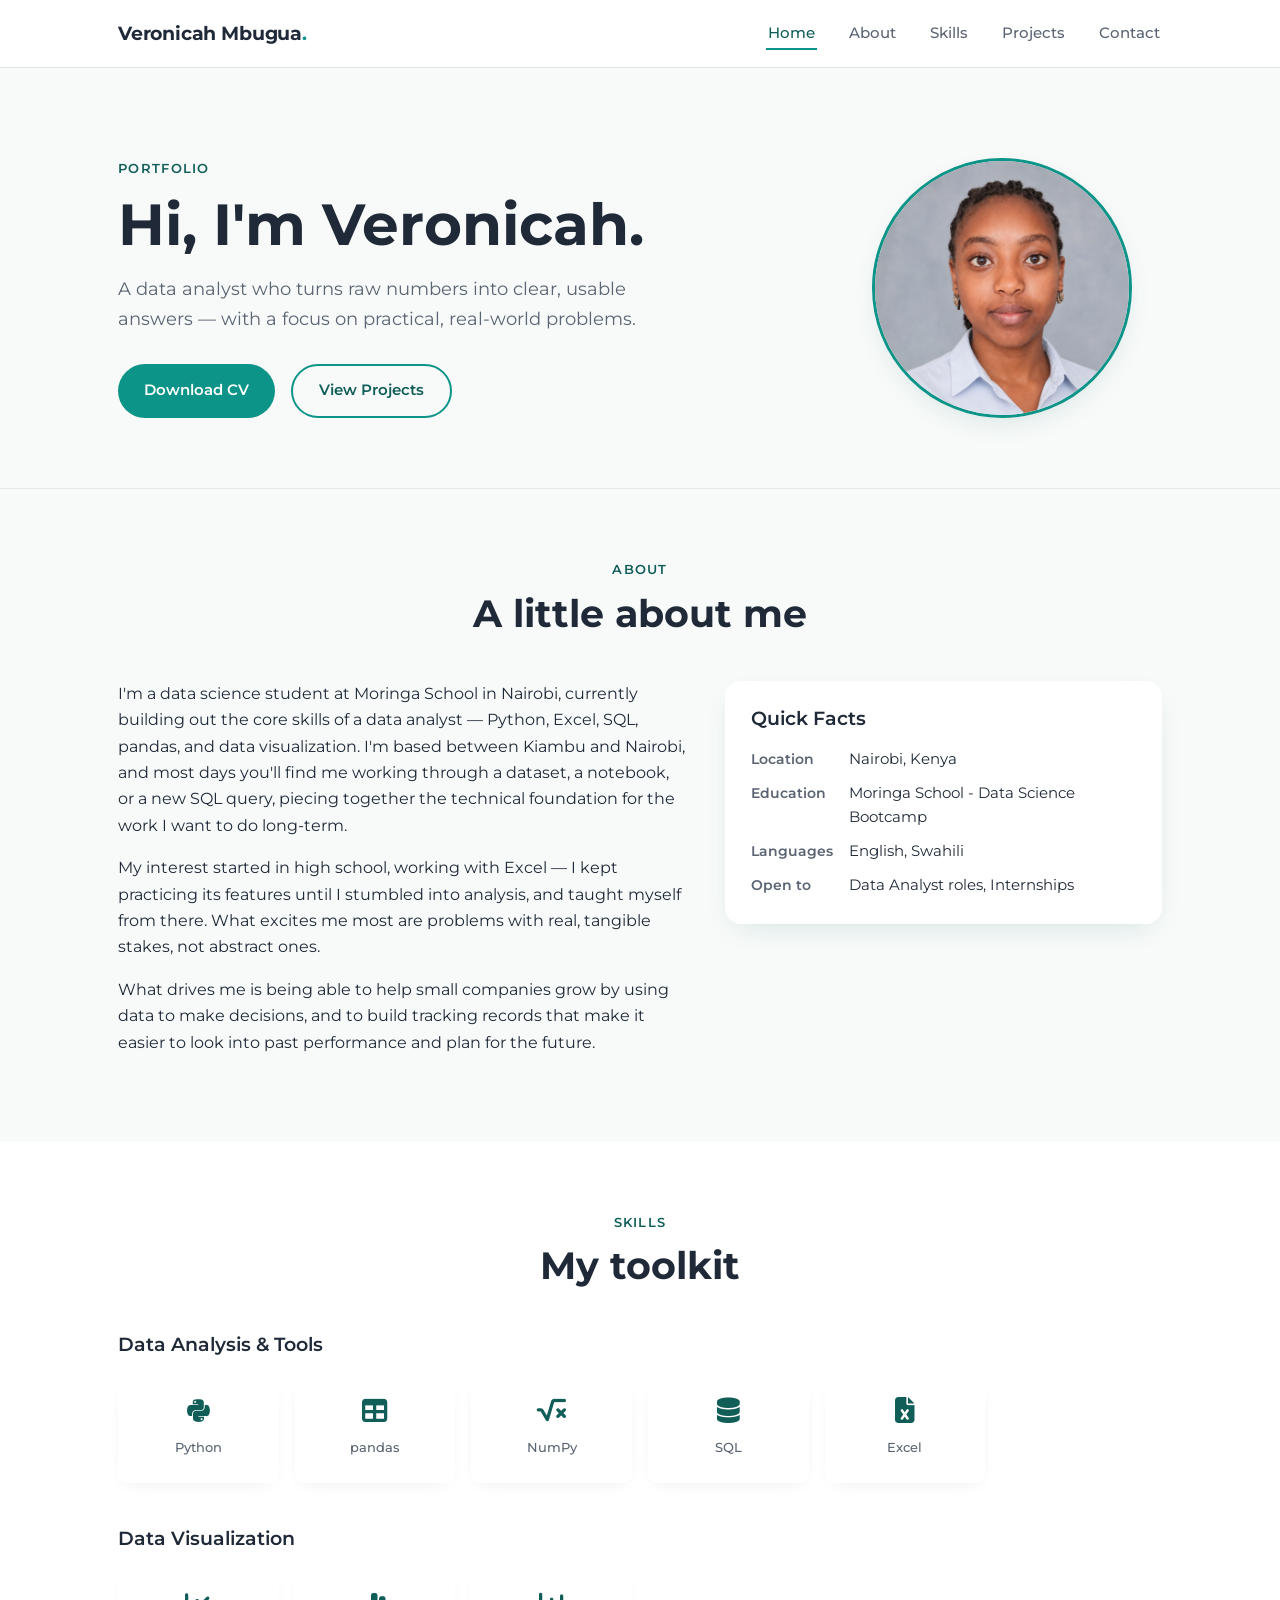
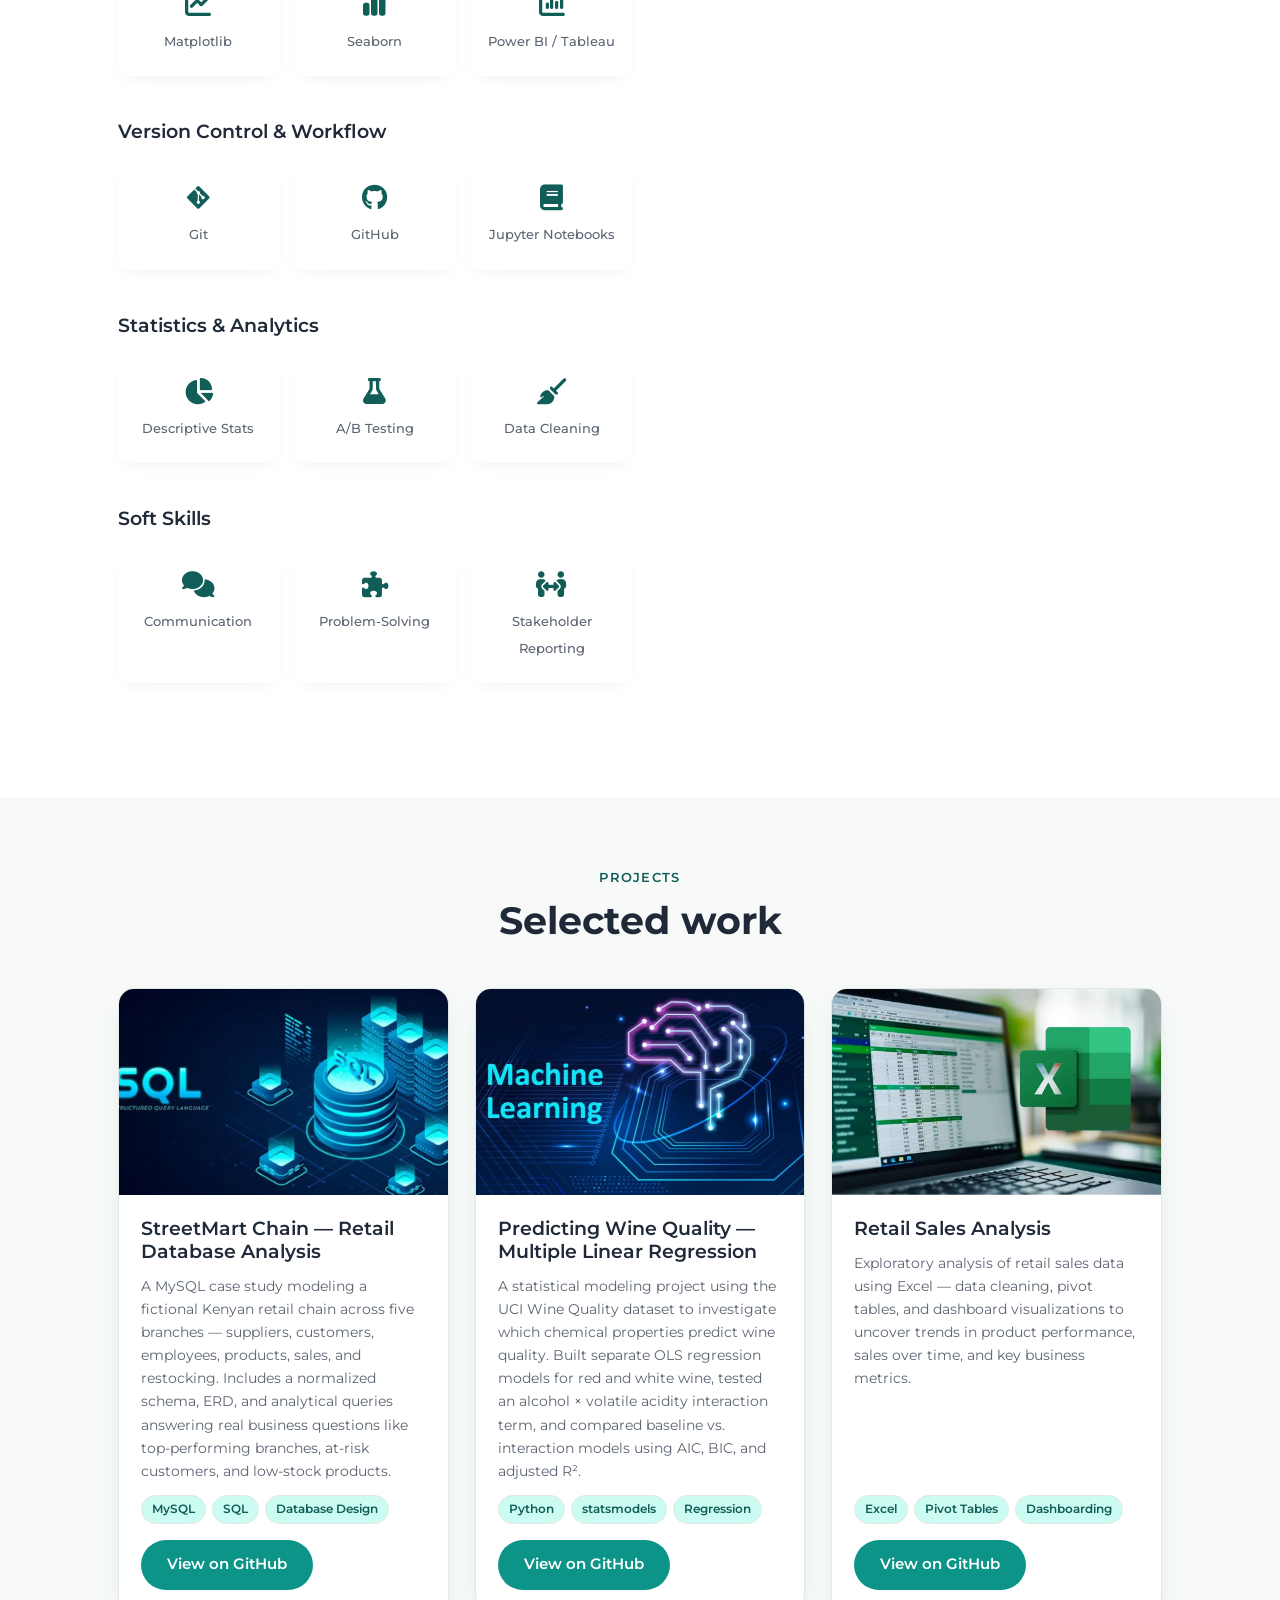
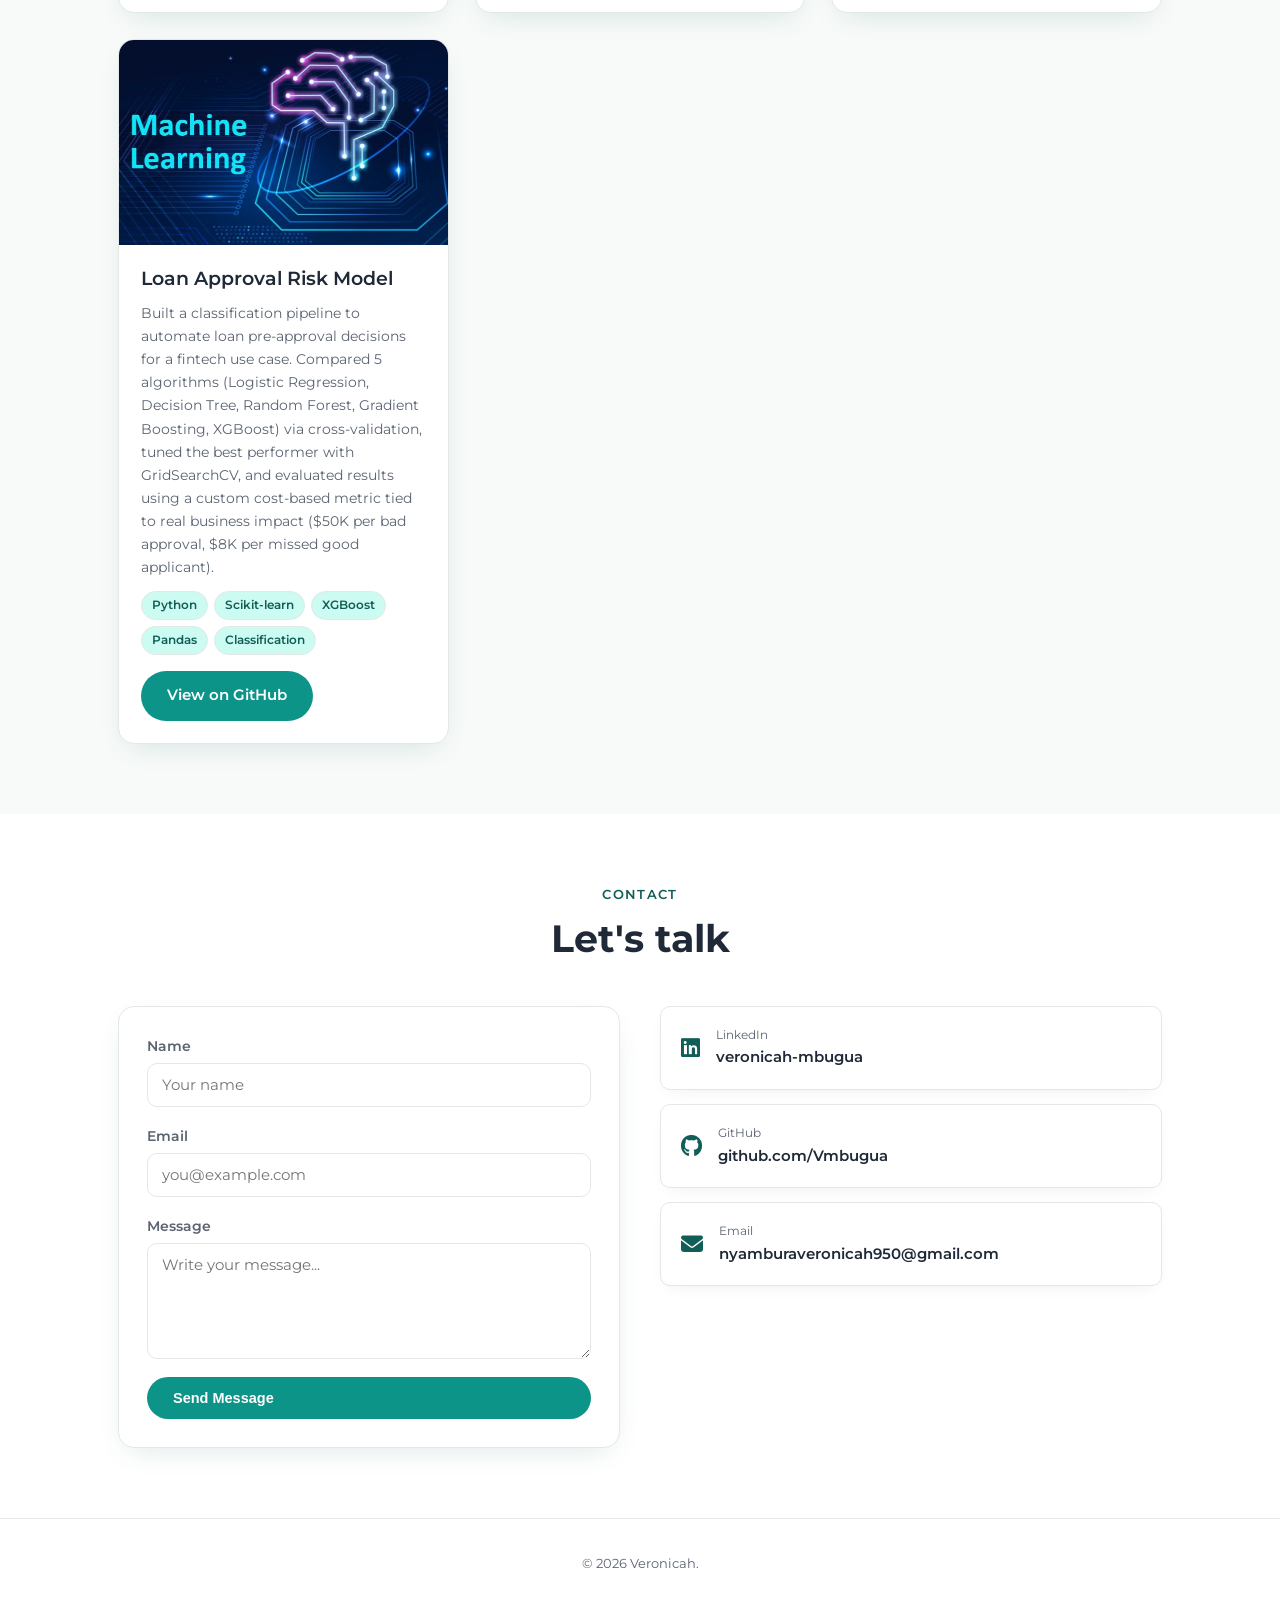
<file: index.html>
<!DOCTYPE html>
<html lang="en">
<head>
<meta charset="UTF-8">
<meta name="viewport" content="width=device-width, initial-scale=1.0">
<title>Veronicah — Data Analyst</title>
<meta name="description" content="Portfolio of Veronicah Mbugua, a data analyst.">
<link rel="preconnect" href="https://fonts.googleapis.com">
<link rel="preconnect" href="https://fonts.gstatic.com" crossorigin>
<link href="https://fonts.googleapis.com/css2?family=Montserrat:wght@400;500;600;700&display=swap" rel="stylesheet">
<link rel="stylesheet" href="https://cdnjs.cloudflare.com/ajax/libs/font-awesome/6.5.1/css/all.min.css">
<link rel="stylesheet" href="style.css">
</head>
<body>

<!-- ===== Navbar ===== -->
<nav class="navbar">
  <div class="navbar-inner">
    <a href="#home" class="brand">Veronicah Mbugua<span>.</span></a>
    <ul class="nav-links">
      <li><a href="#home" class="active">Home</a></li>
      <li><a href="#about">About</a></li>
      <li><a href="#skills">Skills</a></li>
      <li><a href="#projects">Projects</a></li>
      <li><a href="#contact">Contact</a></li>
    </ul>
    <button class="hamburger" aria-label="Toggle menu" aria-expanded="false">
      <span></span><span></span><span></span>
    </button>
  </div>
</nav>

<main>

  <!-- ===== Home ===== -->
  <section id="home" class="hero">
    <div class="wrap hero-grid">
      <div>
        <span class="eyebrow">Portfolio</span>
        <h1>Hi, I'm Veronicah.</h1>
        <p class="tagline">A data analyst who turns raw numbers into clear, usable answers — with a focus on practical, real-world problems.</p>
        <div class="hero-actions">
          <a class="btn btn-primary" href="Veronicah_Mbugua_CV.docx" data-note="Replace with CV link">Download CV</a>
          <a class="btn btn-outline" href="#projects">View Projects</a>
        </div>
      </div>
      <div>
        <img src="Images/Profile pic.png" alt="Veronicah" class="profile-photo">
      </div>
    </div>
  </section>

  <!-- ===== About ===== -->
  <section id="about" class="reveal">
    <div class="wrap">
      <div class="section-heading">
        <span class="eyebrow">About</span>
        <h2>A little about me</h2>
      </div>
      <div class="about-grid">
        <div>
          <p>I'm a data science student at Moringa School in Nairobi, currently building out the core skills of a data analyst — Python, Excel, SQL, pandas, and data visualization. I'm based between Kiambu and Nairobi, and most days you'll find me working through a dataset, a notebook, or a new SQL query, piecing together the technical foundation for the work I want to do long-term.</p>
          <p>My interest started in high school, working with Excel — I kept practicing its features until I stumbled into analysis, and taught myself from there. What excites me most are problems with real, tangible stakes, not abstract ones.</p>
          <p>What drives me is being able to help small companies grow by using data to make decisions, and to build tracking records that make it easier to look into past performance and plan for the future.</p>
        </div>
        <div class="quick-facts">
          <h3>Quick Facts</h3>
          <dl>
            <dt>Location</dt>
            <dd>Nairobi, Kenya</dd>
            <dt>Education</dt>
            <dd>Moringa School - Data Science Bootcamp</dd>
            <dt>Languages</dt>
            <dd>English, Swahili</dd>
            <dt>Open to</dt>
            <dd>Data Analyst roles, Internships</dd>
          </dl>
        </div>
      </div>
    </div>
  </section>

  <!-- ===== Skills ===== -->
  <section id="skills" class="reveal">
    <div class="wrap">
      <div class="section-heading">
        <span class="eyebrow">Skills</span>
        <h2>My toolkit</h2>
      </div>

      <div class="skills-category">
        <h3>Data Analysis &amp; Tools</h3>
        <div class="skills-icons">
          <div class="skill-item"><i class="fa-brands fa-python"></i><span>Python</span></div>
          <div class="skill-item"><i class="fa-solid fa-table"></i><span>pandas</span></div>
          <div class="skill-item"><i class="fa-solid fa-square-root-variable"></i><span>NumPy</span></div>
          <div class="skill-item"><i class="fa-solid fa-database"></i><span>SQL</span></div>
          <div class="skill-item"><i class="fa-solid fa-file-excel"></i><span>Excel</span></div>
        </div>
      </div>

      <div class="skills-category">
        <h3>Data Visualization</h3>
        <div class="skills-icons">
          <div class="skill-item"><i class="fa-solid fa-chart-line"></i><span>Matplotlib</span></div>
          <div class="skill-item"><i class="fa-solid fa-chart-simple"></i><span>Seaborn</span></div>
          <div class="skill-item"><i class="fa-solid fa-chart-column"></i><span>Power BI / Tableau</span></div>
        </div>
      </div>

      <div class="skills-category">
        <h3>Version Control &amp; Workflow</h3>
        <div class="skills-icons">
          <div class="skill-item"><i class="fa-brands fa-git-alt"></i><span>Git</span></div>
          <div class="skill-item"><i class="fa-brands fa-github"></i><span>GitHub</span></div>
          <div class="skill-item"><i class="fa-solid fa-book"></i><span>Jupyter Notebooks</span></div>
        </div>
      </div>

      <div class="skills-category">
        <h3>Statistics &amp; Analytics</h3>
        <div class="skills-icons">
          <div class="skill-item"><i class="fa-solid fa-chart-pie"></i><span>Descriptive Stats</span></div>
          <div class="skill-item"><i class="fa-solid fa-flask"></i><span>A/B Testing</span></div>
          <div class="skill-item"><i class="fa-solid fa-broom"></i><span>Data Cleaning</span></div>
        </div>
      </div>

      <div class="skills-category">
        <h3>Soft Skills</h3>
        <div class="skills-icons">
          <div class="skill-item"><i class="fa-solid fa-comments"></i><span>Communication</span></div>
          <div class="skill-item"><i class="fa-solid fa-puzzle-piece"></i><span>Problem-Solving</span></div>
          <div class="skill-item"><i class="fa-solid fa-people-arrows"></i><span>Stakeholder Reporting</span></div>
        </div>
      </div>
    </div>
  </section>

  <!-- ===== Projects ===== -->
  <section id="projects" class="reveal">
    <div class="wrap">
      <div class="section-heading">
        <span class="eyebrow">Projects</span>
        <h2>Selected work</h2>
      </div>
      <div class="projects-grid">
        <div class="project-card">
          <div class="project-thumb"><img src="Images/sql aesthetics.jpg" alt="Streetmart project" style="width:100%; height:100%; object-fit:cover;"></div>
          <div class="project-body">
            <h3>StreetMart Chain — Retail Database Analysis</h3>
            <p>A MySQL case study modeling a fictional Kenyan retail chain across five branches — suppliers, customers, employees, products, sales, and restocking. Includes a normalized schema, ERD, and analytical queries answering real business questions like top-performing branches, at-risk customers, and low-stock products.</p>
            <div class="tech-tags"><span>MySQL</span><span>SQL</span><span>Database Design</span></div>
            <a class="btn btn-primary" href="https://github.com/Vmbugua/Retail_supermaket_database_and_analysis" target="_blank" rel="noopener">View on GitHub</a>
          </div>
        </div>
        <div class="project-card">
          <div class="project-thumb"><img src="Images/ML aesthetics.jpg" alt="Wine Quality project" style="width:100%; height:100%; object-fit:cover;"></div>
          <div class="project-body">
            <h3>Predicting Wine Quality — Multiple Linear Regression</h3>
            <p>A statistical modeling project using the UCI Wine Quality dataset to investigate which chemical properties predict wine quality. Built separate OLS regression models for red and white wine, tested an alcohol × volatile acidity interaction term, and compared baseline vs. interaction models using AIC, BIC, and adjusted R².</p>
            <div class="tech-tags"><span>Python</span><span>statsmodels</span><span>Regression</span></div>
            <a class="btn btn-primary" href="https://github.com/Vmbugua/wine-quality-mlr" target="_blank" rel="noopener">View on GitHub</a>
          </div>
        </div>
        <div class="project-card">
          <div class="project-thumb"><img src="Images/excel aesthetics.jpg" alt="Retail Sales Analysis" style="width:100%; height:100%; object-fit:cover;"></div>
          <div class="project-body">
            <h3>Retail Sales Analysis</h3>
            <p>Exploratory analysis of retail sales data using Excel — data cleaning, pivot tables, and dashboard visualizations to uncover trends in product performance, sales over time, and key business metrics.                                                                                                                            </p>
            <div class="tech-tags"><span>Excel</span><span>Pivot Tables</span><span>Dashboarding</span></div>
            <a class="btn btn-primary" href="https://github.com/Vmbugua/Retail-Sales-Analysis-Excel-Project-" target="_blank" rel="noopener">View on GitHub</a>
          </div>
        </div>
        <div class="project-card">
          <div class="project-thumb"><img src="Images/ML aesthetics.jpg" alt="Loan Approval Model" style="width:100%; height:100%; object-fit:cover;"></div>
          <div class="project-body">
            <h3>Loan Approval Risk Model</h3>
            <p>Built a classification pipeline to automate loan pre-approval decisions for a fintech use case. Compared 5 algorithms (Logistic Regression, Decision Tree, Random Forest, Gradient Boosting, XGBoost) via cross-validation, tuned the best performer with GridSearchCV, and evaluated results using a custom cost-based metric tied to real business impact ($50K per bad approval, $8K per missed good applicant).</p>
            <div class="tech-tags"><span>Python</span><span>Scikit-learn</span><span>XGBoost</span><span>Pandas</span><span>Classification</span></div>
            <a class="btn btn-primary" href="https://github.com/Vmbugua/Loan-Approval-Classifier" target="_blank" rel="noopener">View on GitHub</a>
          </div>
        </div>
      </div>
    </div>
  </section>

  <!-- ===== Contact ===== -->
  <section id="contact" class="reveal">
    <div class="wrap">
      <div class="section-heading">
        <span class="eyebrow">Contact</span>
        <h2>Let's talk</h2>
      </div>
      <div class="contact-grid">
        <form class="contact-form" id="contact-form" action="https://formspree.io/f/xqerdzeo" method="POST">
          <div class="form-group">
            <label for="name">Name</label>
            <input type="text" id="name" name="name" placeholder="Your name" required>
          </div>
          <div class="form-group">
            <label for="email">Email</label>
            <input type="email" id="email" name="email" placeholder="you@example.com" required>
          </div>
          <div class="form-group">
            <label for="message">Message</label>
            <textarea id="message" name="message" rows="5" placeholder="Write your message..." required></textarea>
          </div>
          <button type="submit" class="btn btn-primary">Send Message</button>
        </form>
        <div class="social-links">
          <a class="social-card" href="https://www.linkedin.com/in/veronicah-mbugua-54a743422" target="_blank" rel="noopener">
            <i class="fa-brands fa-linkedin"></i>
            <div>
              <span class="label">LinkedIn</span>
              <span class="value">veronicah-mbugua</span>
            </div>
          </a>
          <a class="social-card" href="https://github.com/Vmbugua" target="_blank" rel="noopener">
            <i class="fa-brands fa-github"></i>
            <div>
              <span class="label">GitHub</span>
              <span class="value">github.com/Vmbugua</span>
            </div>
          </a>
          <a class="social-card" href="mailto:mbuguaveronicah01@gmail.com">
            <i class="fa-solid fa-envelope"></i>
            <div>
              <span class="label">Email</span>
              <span class="value">nyamburaveronicah950@gmail.com</span>
            </div>
          </a>
        </div>
      </div>
    </div>
  </section>

</main>

<footer>
  &copy; 2026 Veronicah.
</footer>

<script src="script.js"></script>
</body>
</html>
</file>
<file: style.css>
/* ===========================================================
   Portfolio — shared stylesheet
   Palette: teal accent on white/off-white, Montserrat type
   =========================================================== */

:root {
  --accent: #0d9488;
  --accent-dark: #115e59;
  --accent-light: #ccfbf1;
  --bg: #ffffff;
  --bg-alt: #f7faf9;
  --card: #ffffff;
  --text: #1f2937;
  --text-secondary: #5b6472;
  --border: #e3e8e6;
  --shadow: 0 10px 30px -12px rgba(17, 94, 89, 0.18);

  --font: "Montserrat", -apple-system, BlinkMacSystemFont, "Segoe UI", sans-serif;

  --radius: 16px;
  --radius-sm: 10px;
  --max-width: 1100px;
}

* { box-sizing: border-box; }

@media (prefers-reduced-motion: reduce) {
  html { scroll-behavior: auto; }
  * { animation-duration: 0.01ms !important; animation-iteration-count: 1 !important; transition-duration: 0.01ms !important; }
}

html { scroll-behavior: smooth; }

body {
  margin: 0;
  font-family: var(--font);
  background: var(--bg);
  color: var(--text);
  line-height: 1.65;
  -webkit-font-smoothing: antialiased;
}

h1, h2, h3, h4 {
  font-weight: 700;
  line-height: 1.2;
  margin: 0 0 16px;
}

h2 { font-size: clamp(1.8rem, 3.5vw, 2.4rem); font-weight: 700; }
h3 { font-size: 1.2rem; font-weight: 600; }

p { margin: 0 0 16px; color: var(--text); }

a { color: inherit; text-decoration: none; }

img { max-width: 100%; display: block; }

.wrap {
  max-width: var(--max-width);
  margin: 0 auto;
  padding: 0 28px;
}

.eyebrow {
  font-size: 13px;
  font-weight: 600;
  letter-spacing: 0.1em;
  text-transform: uppercase;
  color: var(--accent-dark);
  display: block;
  margin-bottom: 10px;
}

/* ---------- Navbar ---------- */
.navbar {
  position: sticky;
  top: 0;
  z-index: 100;
  background: rgba(255, 255, 255, 0.94);
  backdrop-filter: blur(8px);
  border-bottom: 1px solid var(--border);
}

.navbar-inner {
  max-width: var(--max-width);
  margin: 0 auto;
  padding: 18px 28px;
  display: flex;
  align-items: center;
  justify-content: space-between;
}

.brand {
  font-weight: 700;
  font-size: 19px;
  letter-spacing: -0.01em;
}

.brand span { color: var(--accent); }

.nav-links {
  display: flex;
  gap: 30px;
  list-style: none;
  margin: 0;
  padding: 0;
}

.nav-links a {
  font-size: 14.5px;
  font-weight: 500;
  color: var(--text-secondary);
  padding: 6px 2px;
  border-bottom: 2px solid transparent;
  transition: color 0.2s ease, border-color 0.2s ease;
}

.nav-links a:hover,
.nav-links a:focus-visible {
  color: var(--text);
}

.nav-links a.active {
  color: var(--accent-dark);
  border-bottom-color: var(--accent);
}

.hamburger {
  display: none;
  flex-direction: column;
  gap: 5px;
  background: none;
  border: none;
  cursor: pointer;
  padding: 8px;
}

.hamburger span {
  width: 24px;
  height: 2px;
  background: var(--text);
  border-radius: 2px;
  transition: transform 0.25s ease, opacity 0.25s ease;
}

.hamburger.open span:nth-child(1) { transform: translateY(7px) rotate(45deg); }
.hamburger.open span:nth-child(2) { opacity: 0; }
.hamburger.open span:nth-child(3) { transform: translateY(-7px) rotate(-45deg); }

@media (max-width: 760px) {
  .nav-links {
    position: absolute;
    top: 100%;
    left: 0;
    right: 0;
    background: var(--bg);
    flex-direction: column;
    gap: 0;
    max-height: 0;
    overflow: hidden;
    transition: max-height 0.3s ease;
    border-bottom: 1px solid var(--border);
  }
  .nav-links.open { max-height: 320px; }
  .nav-links li { width: 100%; }
  .nav-links a {
    display: block;
    padding: 16px 28px;
    border-bottom: 1px solid var(--border);
    border-left: 3px solid transparent;
  }
  .nav-links a.active { border-left-color: var(--accent-dark); border-bottom-color: var(--border); }
  .hamburger { display: flex; }
}

/* ---------- Buttons ---------- */
.btn {
  display: inline-flex;
  align-items: center;
  gap: 8px;
  padding: 13px 26px;
  border-radius: 999px;
  font-size: 14.5px;
  font-weight: 600;
  border: none;
  cursor: pointer;
  transition: transform 0.2s ease, box-shadow 0.2s ease, background 0.2s ease;
}

.btn-primary {
  background: var(--accent);
  color: #ffffff;
}
.btn-primary:hover { background: var(--accent-dark); transform: translateY(-2px); box-shadow: var(--shadow); }

.btn-outline {
  background: transparent;
  border: 2px solid var(--accent);
  color: var(--accent-dark);
}
.btn-outline:hover { background: var(--accent); color: #fff; transform: translateY(-2px); }

.btn-disabled {
  background: var(--border);
  color: var(--text-secondary);
  cursor: not-allowed;
}
.btn-disabled:hover { transform: none; box-shadow: none; }

/* ---------- Reveal-on-scroll ---------- */
.reveal {
  opacity: 0;
  transform: translateY(18px);
  transition: opacity 0.6s ease, transform 0.6s ease;
}
.reveal.in-view { opacity: 1; transform: translateY(0); }

/* ---------- Home hero ---------- */
.hero {
  padding: 90px 0 70px;
  background: var(--bg-alt);
  border-bottom: 1px solid var(--border);
}

.hero-grid {
  display: grid;
  grid-template-columns: 1fr 320px;
  gap: 48px;
  align-items: center;
}

.hero h1 {
  font-size: clamp(2.4rem, 5vw, 3.6rem);
}

.hero .tagline {
  font-size: 18px;
  color: var(--text-secondary);
  max-width: 46ch;
  margin-bottom: 30px;
}

.hero-actions { display: flex; gap: 16px; flex-wrap: wrap; }

.profile-photo {
  width: 260px;
  height: 260px;
  border-radius: 50%;
  object-fit: cover;
  object-position: top;
  border: 3px solid var(--accent);
  box-shadow: var(--shadow);
  margin: 0 auto;
  display: block;
}

@media (max-width: 820px) {
  .hero-grid { grid-template-columns: 1fr; text-align: center; }
  .hero-actions { justify-content: center; }
  .photo-placeholder { order: -1; }
}

/* ---------- Sections ---------- */
section { padding: 70px 0; scroll-margin-top: 80px; }
section:nth-of-type(even) { background: var(--bg-alt); }

.section-heading { text-align: center; margin-bottom: 44px; }
.section-heading h2 { margin-bottom: 0; }

/* ---------- About: quick facts ---------- */
.about-grid {
  display: grid;
  grid-template-columns: 1.3fr 1fr;
  gap: 40px;
  align-items: start;
}

.quick-facts {
  background: var(--card);
  border-radius: var(--radius);
  padding: 26px;
  box-shadow: var(--shadow);
}

.quick-facts h3 { margin-bottom: 18px; }

.quick-facts dl {
  margin: 0;
  display: grid;
  grid-template-columns: auto 1fr;
  gap: 10px 16px;
}

.quick-facts dt {
  font-weight: 600;
  color: var(--text-secondary);
  font-size: 13.5px;
}

.quick-facts dd { margin: 0; font-size: 14.5px; }

@media (max-width: 760px) {
  .about-grid { grid-template-columns: 1fr; }
}

/* ---------- Skills ---------- */
.skills-category {
  margin-bottom: 44px;
}

.skills-category h3 {
  margin-bottom: 20px;
}

.skills-icons {
  display: grid;
  grid-template-columns: repeat(auto-fill, minmax(140px, 1fr));
  gap: 16px;
}

.skill-item {
  background: var(--card);
  border-radius: var(--radius-sm);
  padding: 22px 14px;
  text-align: center;
  box-shadow: 0 6px 18px -10px rgba(31, 41, 55, 0.12);
  transition: transform 0.25s ease, box-shadow 0.25s ease;
}

.skill-item:hover,
.skill-item:focus-within {
  transform: translateY(-6px) scale(1.06);
  box-shadow: var(--shadow);
}

.skill-item i {
  font-size: 26px;
  color: var(--accent-dark);
  margin-bottom: 10px;
  display: block;
  transition: transform 0.25s ease;
}

.skill-item:hover i { transform: translateY(-3px) scale(1.08); }

.skill-item span {
  font-size: 13px;
  font-weight: 500;
  color: var(--text-secondary);
}

/* ---------- Projects ---------- */
.projects-grid {
  display: grid;
  grid-template-columns: repeat(auto-fit, minmax(280px, 1fr));
  gap: 26px;
}

.project-card {
  background: var(--card);
  border-radius: var(--radius);
  overflow: hidden;
  box-shadow: var(--shadow);
  display: flex;
  flex-direction: column;
  border: 1px solid var(--border);
}

.project-thumb {
  aspect-ratio: 16 / 10;
  background: repeating-linear-gradient(
    45deg,
    var(--border),
    var(--border) 10px,
    #eef4f3 10px,
    #eef4f3 20px
  );
  display: flex;
  align-items: center;
  justify-content: center;
  color: var(--text-secondary);
  font-size: 13px;
  font-weight: 500;
  text-align: center;
}

.project-thumb.placeholder {
  background: var(--accent-light);
  color: var(--accent-dark);
  font-size: 40px;
}

.project-thumb img {
  width: 100%;
  height: 100%;
  object-fit: cover;
  display: block;
  margin: -16px;
}

.project-body {
  padding: 22px;
  display: flex;
  flex-direction: column;
  gap: 12px;
  flex-grow: 1;
}

.project-body h3 { margin: 0; }
.project-body p { margin: 0; color: var(--text-secondary); font-size: 14px; flex-grow: 1; }

.tech-tags {
  display: flex;
  flex-wrap: wrap;
  gap: 6px;
}

.tech-tags span {
  font-size: 11.5px;
  font-weight: 600;
  background: var(--accent-light);
  border: 1px solid var(--border);
  color: var(--accent-dark);
  padding: 4px 10px;
  border-radius: 999px;
}

.project-body .btn { align-self: flex-start; margin-top: 4px; }

/* ---------- Contact ---------- */
.contact-grid {
  display: grid;
  grid-template-columns: 1fr 1fr;
  gap: 40px;
  align-items: start;
}

.contact-form {
  background: var(--card);
  border-radius: var(--radius);
  padding: 28px;
  box-shadow: var(--shadow);
  display: flex;
  flex-direction: column;
  gap: 18px;
  border: 1px solid var(--border);
}

.form-group {
  display: flex;
  flex-direction: column;
  gap: 6px;
}

.form-group label {
  font-size: 13.5px;
  font-weight: 600;
  color: var(--text-secondary);
}

.form-group input,
.form-group textarea {
  font-family: var(--font);
  font-size: 14.5px;
  padding: 12px 14px;
  border-radius: var(--radius-sm);
  border: 1.5px solid var(--border);
  background: var(--bg);
  color: var(--text);
  resize: vertical;
  transition: border-color 0.2s ease;
}

.form-group input:focus,
.form-group textarea:focus {
  outline: none;
  border-color: var(--accent);
}

.social-links {
  display: flex;
  flex-direction: column;
  gap: 14px;
}

.social-card {
  display: flex;
  align-items: center;
  gap: 16px;
  background: var(--card);
  border-radius: var(--radius-sm);
  padding: 18px 20px;
  box-shadow: 0 6px 18px -10px rgba(31, 41, 55, 0.12);
  border: 1px solid var(--border);
  transition: transform 0.25s ease, box-shadow 0.25s ease;
}

.social-card:hover,
.social-card:focus-visible {
  transform: translateY(-4px) scale(1.03);
  box-shadow: var(--shadow);
}

.social-card i {
  font-size: 22px;
  color: var(--accent-dark);
  transition: transform 0.25s ease;
}

.social-card:hover i { transform: translateY(-2px) scale(1.08); }

.social-card .label { font-size: 12px; color: var(--text-secondary); display: block; }
.social-card .value { font-size: 14.5px; font-weight: 600; word-break: break-word; }

@media (max-width: 760px) {
  .contact-grid { grid-template-columns: 1fr; }
}

/* ---------- Footer ---------- */
footer {
  padding: 34px 0;
  text-align: center;
  font-size: 13px;
  color: var(--text-secondary);
  border-top: 1px solid var(--border);
}

/* ---------- Focus visibility ---------- */
a:focus-visible, button:focus-visible, input:focus-visible, textarea:focus-visible {
  outline: 2px solid var(--accent-dark);
  outline-offset: 2px;
}
</file>
